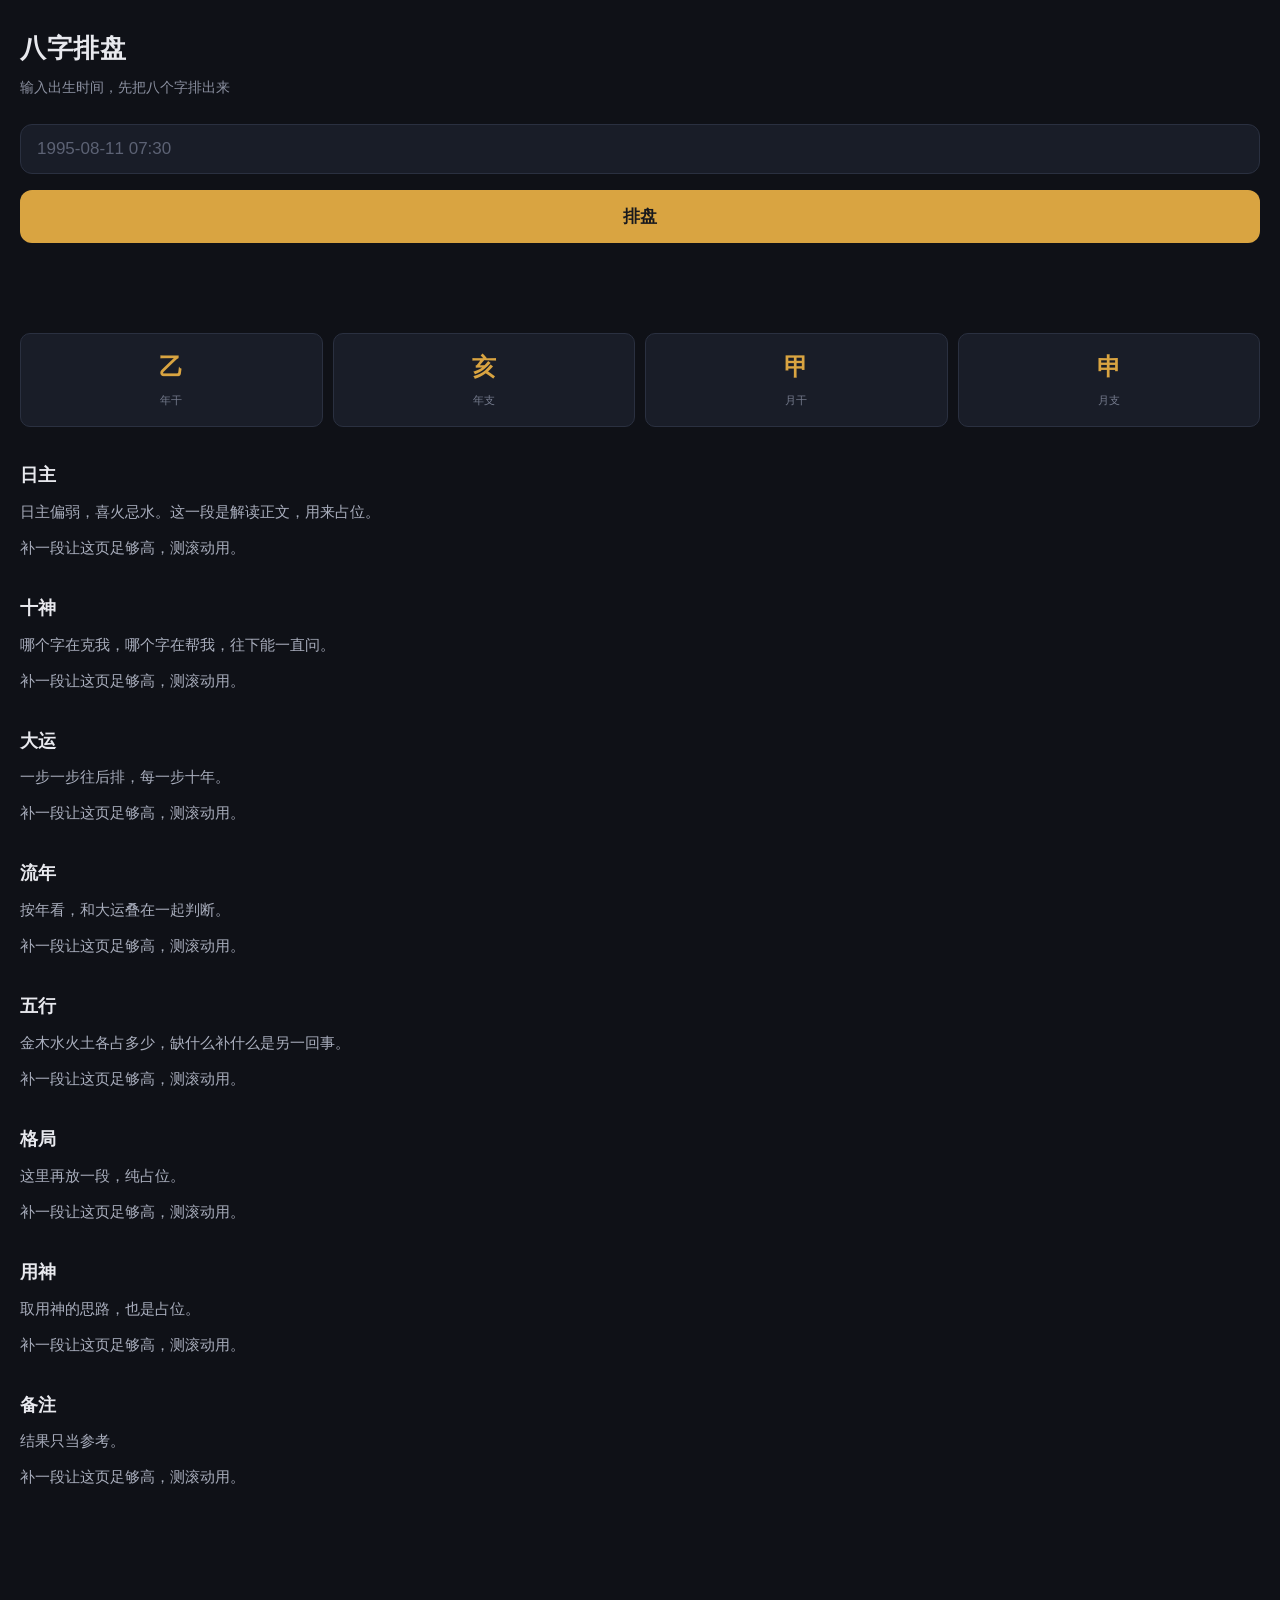
<file: tests/fixtures/page/index.html>
<!doctype html>
<!-- 一个假的移动端产品页，只用来测录屏工具链（光标、动作表、逐帧截图）。
     不连网、不依赖任何外部资源，所以 validate.sh 在离线机器上也能跑。 -->
<meta charset="utf-8">
<meta name="viewport" content="width=device-width,initial-scale=1">
<title>fixture app</title>
<style>
  * { box-sizing: border-box; margin: 0; padding: 0; }
  body { background: #0f1117; color: #e8e9ee; font: 16px/1.6 -apple-system, "PingFang SC", sans-serif; }
  .wrap { padding: 28px 20px 120px; }
  h1 { font-size: 26px; letter-spacing: .5px; margin-bottom: 6px; }
  .sub { color: #8b90a0; font-size: 14px; margin-bottom: 26px; }
  .field { background: #191d28; border: 1px solid #2a3040; border-radius: 12px;
           padding: 14px 16px; font-size: 17px; color: #e8e9ee; width: 100%; }
  .field::placeholder { color: #5c6274; }
  .go { margin-top: 16px; width: 100%; padding: 15px; border: 0; border-radius: 12px;
        background: #d9a441; color: #17181d; font-size: 17px; font-weight: 600; }
  .go:active { background: #c08f30; }
  .row { display: grid; grid-template-columns: repeat(4, 1fr); gap: 10px; margin-top: 30px; }
  .cell { background: #191d28; border: 1px solid #2a3040; border-radius: 10px;
          padding: 14px 4px; text-align: center; }
  .cell b { display: block; font-size: 24px; color: #d9a441; }
  .cell span { font-size: 11px; color: #767c8e; }
  .sec { margin-top: 34px; }
  .sec h2 { font-size: 18px; margin-bottom: 10px; }
  .sec p { color: #a9aebd; font-size: 15px; margin-bottom: 12px; }
  #out { margin-top: 20px; min-height: 40px; color: #d9a441; font-size: 15px; }
</style>
<div class="wrap">
  <h1>八字排盘</h1>
  <div class="sub">输入出生时间，先把八个字排出来</div>

  <input id="bd" class="field" placeholder="1995-08-11 07:30">
  <button id="go" class="go">排盘</button>
  <div id="out"></div>

  <div class="row" id="grid">
    <div class="cell"><b>乙</b><span>年干</span></div>
    <div class="cell"><b>亥</b><span>年支</span></div>
    <div class="cell"><b>甲</b><span>月干</span></div>
    <div class="cell"><b>申</b><span>月支</span></div>
  </div>

  <!-- 正文必须比视口高，页面才滚得动。第一版正文只有 5 段、总高正好等于视口，
       scrollHeight === clientHeight，滚动动作静默不生效（查了一圈才发现是素材问题）。 -->
  <div id="body"></div>
</div>
<script>
  const SEC = [
    ['日主', '日主偏弱，喜火忌水。这一段是解读正文，用来占位。'],
    ['十神', '哪个字在克我，哪个字在帮我，往下能一直问。'],
    ['大运', '一步一步往后排，每一步十年。'],
    ['流年', '按年看，和大运叠在一起判断。'],
    ['五行', '金木水火土各占多少，缺什么补什么是另一回事。'],
    ['格局', '这里再放一段，纯占位。'],
    ['用神', '取用神的思路，也是占位。'],
    ['备注', '结果只当参考。'],
  ];
  document.getElementById('body').innerHTML = SEC.map(function (s) {
    return '<div class="sec"><h2>' + s[0] + '</h2><p>' + s[1] + '</p>' +
           '<p>补一段让这页足够高，测滚动用。</p></div>';
  }).join('');
</script>
<script>
  document.getElementById('go').addEventListener('click', function () {
    document.getElementById('out').textContent =
      '已排：' + (document.getElementById('bd').value || '（空）');
  });
</script>
</file>
